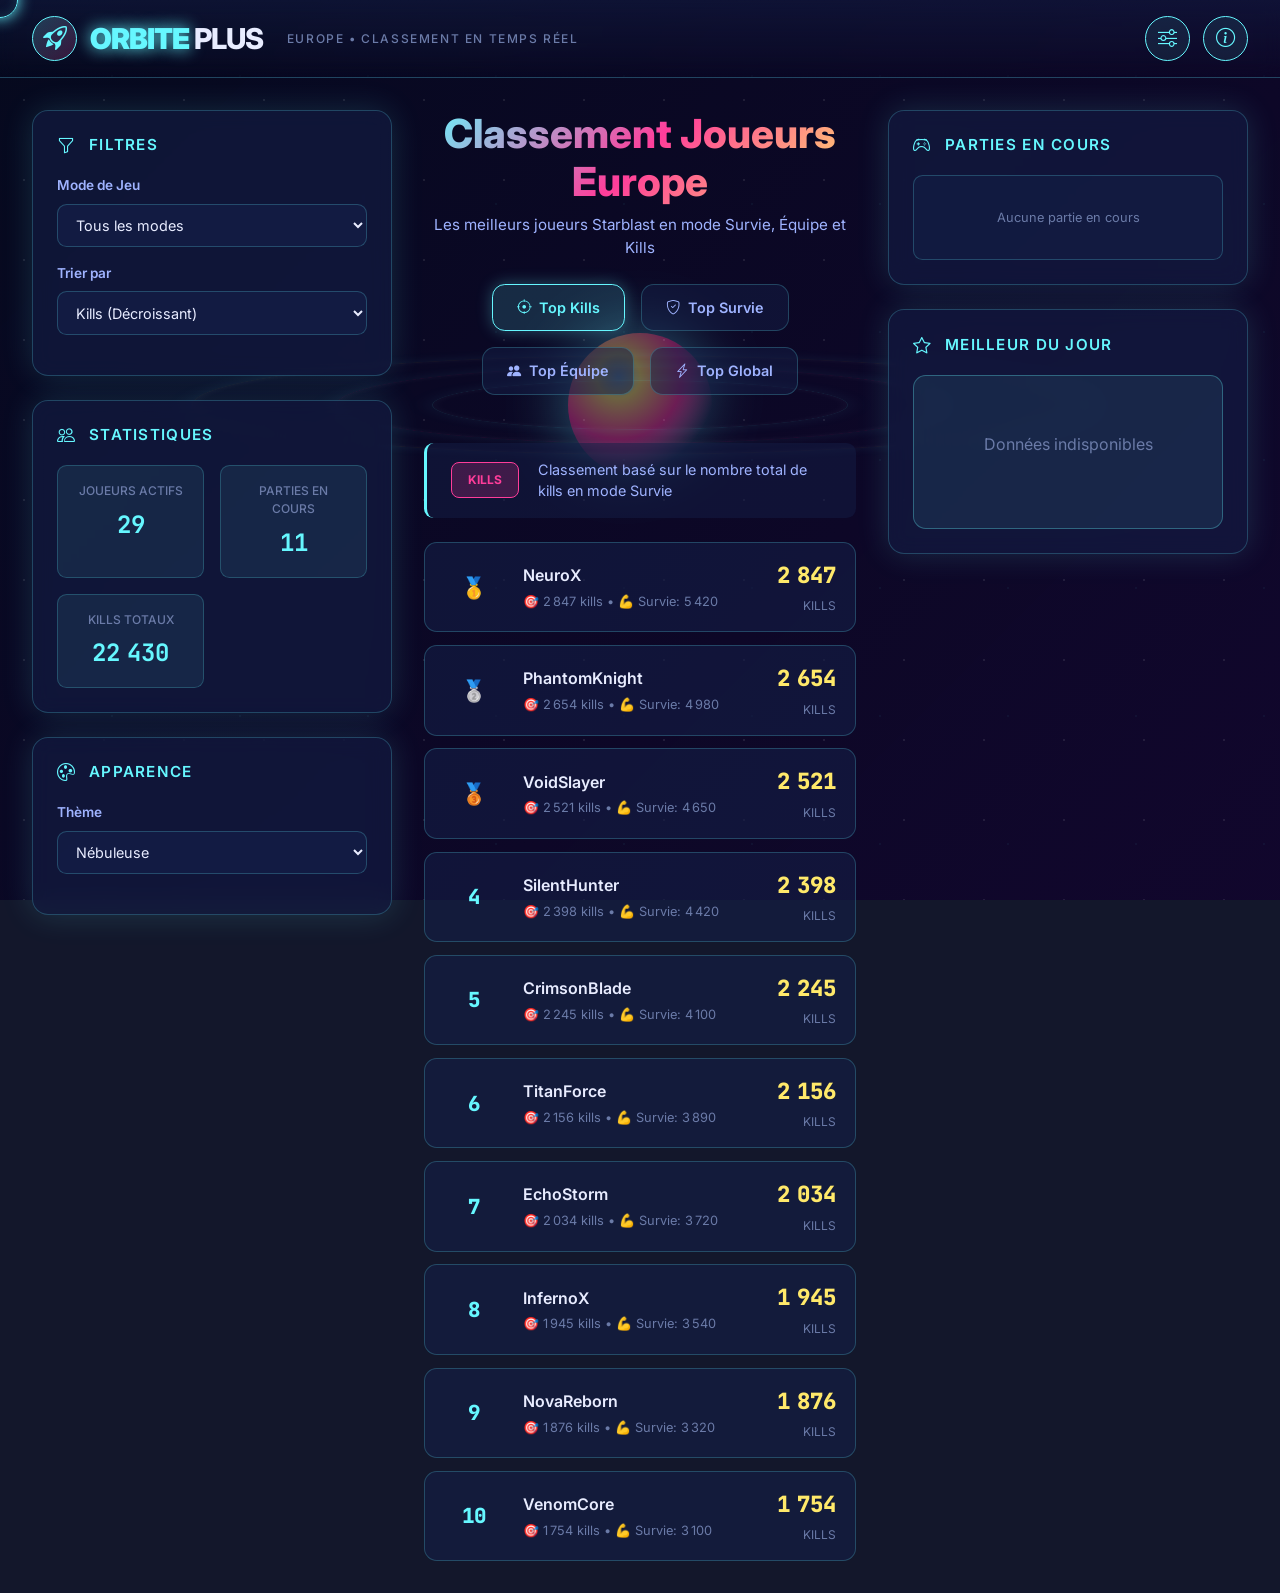
<file: index.html>
<!DOCTYPE html>
<html lang="fr">
<head>
    <meta charset="UTF-8">
    <meta name="viewport" content="width=device-width, initial-scale=1.0">
    <title>ORBITE PLUS - Classement Joueurs Europe</title>
    <meta name="description" content="Classement complet des meilleurs joueurs Starblast en Europe - Kills, Score Survie, Mode Équipe">
    <link rel="stylesheet" href="https://cdn.jsdelivr.net/npm/bootstrap@5.2.3/dist/css/bootstrap.min.css">
    <link rel="stylesheet" href="https://cdn.jsdelivr.net/npm/bootstrap-icons@1.10.5/font/bootstrap-icons.css">
    <link rel="stylesheet" href="./css/main.css">
    <link rel="icon" type="image/svg+xml" href="./img/orbite-plus-logo.svg">
</head>
<body>
    <!-- Fond animé Orbite -->
    <div class="orbite-space" aria-hidden="true">
        <div class="orbite-core"></div>
        <div class="orbite-ring orbite-ring-one"></div>
        <div class="orbite-ring orbite-ring-two"></div>
        <div class="orbite-ring orbite-ring-three"></div>
        <div class="orbite-starfield"></div>
    </div>
    <div class="orbite-cursor" id="orbiteCursor" aria-hidden="true"></div>

    <!-- Navigation -->
    <nav class="orbite-navbar">
        <div class="navbar-container">
            <div class="navbar-brand-section">
                <a href="#" class="navbar-brand">
                    <span class="brand-icon"><i class="bi bi-rocket-takeoff"></i></span>
                    <span class="brand-text"><b>ORBITE</b> PLUS</span>
                </a>
                <span class="navbar-subtitle">Europe • Classement en Temps Réel</span>
            </div>
            <div class="navbar-actions">
                <button class="btn-settings" id="btnSettings" title="Paramètres">
                    <i class="bi bi-sliders"></i>
                </button>
                <button class="btn-info" id="btnInfo" title="À propos">
                    <i class="bi bi-info-circle"></i>
                </button>
            </div>
        </div>
    </nav>

    <!-- Contenu principal -->
    <div class="orbite-container">
        <!-- Panneau de contrôle -->
        <aside class="control-panel">
            <div class="panel-section">
                <h3 class="section-title"><i class="bi bi-funnel"></i> Filtres</h3>
                <div class="filter-group">
                    <label for="filterMode" class="filter-label">Mode de Jeu</label>
                    <select id="filterMode" class="filter-select">
                        <option value="all">Tous les modes</option>
                        <option value="survival">Survie seulement</option>
                        <option value="team">Mode Équipe seulement</option>
                        <option value="kills">Kills seulement</option>
                    </select>
                </div>
                <div class="filter-group">
                    <label for="sortBy" class="filter-label">Trier par</label>
                    <select id="sortBy" class="filter-select">
                        <option value="kills">Kills (Décroissant)</option>
                        <option value="survivalScore">Score Survie (Décroissant)</option>
                        <option value="teamScore">Score Équipe (Décroissant)</option>
                        <option value="totalPoints">Points Totaux (Décroissant)</option>
                    </select>
                </div>
            </div>

            <div class="panel-section">
                <h3 class="section-title"><i class="bi bi-people"></i> Statistiques</h3>
                <div class="stats-grid">
                    <div class="stat-item">
                        <span class="stat-label">Joueurs Actifs</span>
                        <span class="stat-value" id="statActivePlayers">0</span>
                    </div>
                    <div class="stat-item">
                        <span class="stat-label">Parties En Cours</span>
                        <span class="stat-value" id="statActiveGames">0</span>
                    </div>
                    <div class="stat-item">
                        <span class="stat-label">Kills Totaux</span>
                        <span class="stat-value" id="statTotalKills">0</span>
                    </div>
                </div>
            </div>

            <div class="panel-section">
                <h3 class="section-title"><i class="bi bi-palette"></i> Apparence</h3>
                <div class="filter-group">
                    <label for="themeSelect" class="filter-label">Thème</label>
                    <select id="themeSelect" class="filter-select">
                        <option value="nebula">Nébuleuse</option>
                        <option value="eclipse">Éclipse</option>
                        <option value="solar">Solaire</option>
                        <option value="aurora">Aurore</option>
                    </select>
                </div>
            </div>
        </aside>

        <!-- Contenu principal -->
        <main class="main-content">
            <!-- En-tête avec onglets -->
            <div class="leaderboard-header">
                <h1 class="page-title">Classement Joueurs Europe</h1>
                <p class="page-subtitle">Les meilleurs joueurs Starblast en mode Survie, Équipe et Kills</p>
                <div class="tabs-container">
                    <button class="tab-btn active" data-tab="kills">
                        <i class="bi bi-crosshair"></i> Top Kills
                    </button>
                    <button class="tab-btn" data-tab="survival">
                        <i class="bi bi-shield-check"></i> Top Survie
                    </button>
                    <button class="tab-btn" data-tab="team">
                        <i class="bi bi-people-fill"></i> Top Équipe
                    </button>
                    <button class="tab-btn" data-tab="combined">
                        <i class="bi bi-lightning-charge"></i> Top Global
                    </button>
                </div>
            </div>

            <!-- Classements -->
            <div class="leaderboards-container">
                <!-- Top Kills -->
                <div class="leaderboard-panel active" id="tab-kills">
                    <div class="leaderboard-info">
                        <span class="info-badge kills-badge">KILLS</span>
                        <p class="info-text">Classement basé sur le nombre total de kills en mode Survie</p>
                    </div>
                    <div class="leaderboard-list" id="listKills">
                        <div class="leaderboard-row empty-state">
                            <p><i class="bi bi-hourglass-split"></i> Chargement des données...</p>
                        </div>
                    </div>
                </div>

                <!-- Top Survie (Score) -->
                <div class="leaderboard-panel" id="tab-survival">
                    <div class="leaderboard-info">
                        <span class="info-badge survival-badge">SURVIE</span>
                        <p class="info-text">Classement basé sur le score cumulé en mode Survie</p>
                    </div>
                    <div class="leaderboard-list" id="listSurvival">
                        <div class="leaderboard-row empty-state">
                            <p><i class="bi bi-hourglass-split"></i> Chargement des données...</p>
                        </div>
                    </div>
                </div>

                <!-- Top Mode Équipe -->
                <div class="leaderboard-panel" id="tab-team">
                    <div class="leaderboard-info">
                        <span class="info-badge team-badge">ÉQUIPE</span>
                        <p class="info-text">Classement basé sur le score cumulé en mode Équipe</p>
                    </div>
                    <div class="leaderboard-list" id="listTeam">
                        <div class="leaderboard-row empty-state">
                            <p><i class="bi bi-hourglass-split"></i> Chargement des données...</p>
                        </div>
                    </div>
                </div>

                <!-- Top Global -->
                <div class="leaderboard-panel" id="tab-combined">
                    <div class="leaderboard-info">
                        <span class="info-badge global-badge">GLOBAL</span>
                        <p class="info-text">Classement combiné de tous les modes - Points totaux</p>
                    </div>
                    <div class="leaderboard-list" id="listCombined">
                        <div class="leaderboard-row empty-state">
                            <p><i class="bi bi-hourglass-split"></i> Chargement des données...</p>
                        </div>
                    </div>
                </div>
            </div>

            <!-- Détails d'un joueur (optionnel) -->
            <div class="player-details" id="playerDetails" style="display: none;">
                <div class="player-details-header">
                    <button class="btn-back" id="btnBackToList">
                        <i class="bi bi-arrow-left"></i> Retour
                    </button>
                    <h2 id="playerName" class="player-name"></h2>
                </div>
                <div class="player-details-grid">
                    <div class="player-stat">
                        <span class="stat-title">Kills</span>
                        <span class="stat-number" id="playerKills">0</span>
                    </div>
                    <div class="player-stat">
                        <span class="stat-title">Score Survie</span>
                        <span class="stat-number" id="playerSurvival">0</span>
                    </div>
                    <div class="player-stat">
                        <span class="stat-title">Score Équipe</span>
                        <span class="stat-number" id="playerTeam">0</span>
                    </div>
                    <div class="player-stat">
                        <span class="stat-title">Points Totaux</span>
                        <span class="stat-number" id="playerTotal">0</span>
                    </div>
                </div>
            </div>
        </main>

        <!-- Panneau latéral (Parties en cours) -->
        <aside class="side-panel">
            <div class="panel-section">
                <h3 class="section-title"><i class="bi bi-controller"></i> Parties En Cours</h3>
                <div class="games-list" id="gamesList">
                    <div class="game-item empty">
                        <p>Aucune partie en cours</p>
                    </div>
                </div>
            </div>

            <div class="panel-section">
                <h3 class="section-title"><i class="bi bi-star"></i> Meilleur du Jour</h3>
                <div class="best-player-card" id="bestPlayerCard">
                    <div class="empty">
                        <p>Données indisponibles</p>
                    </div>
                </div>
            </div>
        </aside>
    </div>

    <!-- Modales -->
    <!-- Modal Paramètres -->
    <div class="modal fade" id="settingsModal" tabindex="-1">
        <div class="modal-dialog modal-dialog-centered">
            <div class="modal-content">
                <div class="modal-header">
                    <h5 class="modal-title">Paramètres</h5>
                    <button type="button" class="btn-close" data-bs-dismiss="modal"></button>
                </div>
                <div class="modal-body">
                    <div class="setting-item">
                        <label class="setting-label">
                            <input type="checkbox" id="notifNewRecord" class="setting-checkbox">
                            <span>Notifications des nouveaux records</span>
                        </label>
                    </div>
                    <div class="setting-item">
                        <label class="setting-label">
                            <input type="checkbox" id="notifFriends" class="setting-checkbox">
                            <span>Notifier mes amis dans le top 10</span>
                        </label>
                    </div>
                    <div class="setting-item">
                        <label class="setting-label">
                            <input type="checkbox" id="autoRefresh" class="setting-checkbox" checked>
                            <span>Actualisation automatique (30s)</span>
                        </label>
                    </div>
                </div>
            </div>
        </div>
    </div>

    <!-- Modal À Propos -->
    <div class="modal fade" id="aboutModal" tabindex="-1">
        <div class="modal-dialog modal-dialog-centered">
            <div class="modal-content">
                <div class="modal-header">
                    <h5 class="modal-title">À Propos</h5>
                    <button type="button" class="btn-close" data-bs-dismiss="modal"></button>
                </div>
                <div class="modal-body">
                    <h6>ORBITE PLUS v2.0</h6>
                    <p>Suivi en temps réel des meilleurs joueurs Starblast en Europe.</p>
                    <p><small>Dernière mise à jour: <span id="lastUpdate">--:--</span></small></p>
                    <hr>
                    <p><strong>Régions supportées:</strong> Europe uniquement</p>
                    <p><strong>Modes suivis:</strong> Survie, Mode Équipe, Kills</p>
                </div>
            </div>
        </div>
    </div>

    <script src="https://cdn.jsdelivr.net/npm/bootstrap@5.2.3/dist/js/bootstrap.bundle.min.js"></script>
    <script src="./js/ui.js"></script>
</body>
</html>
</file>
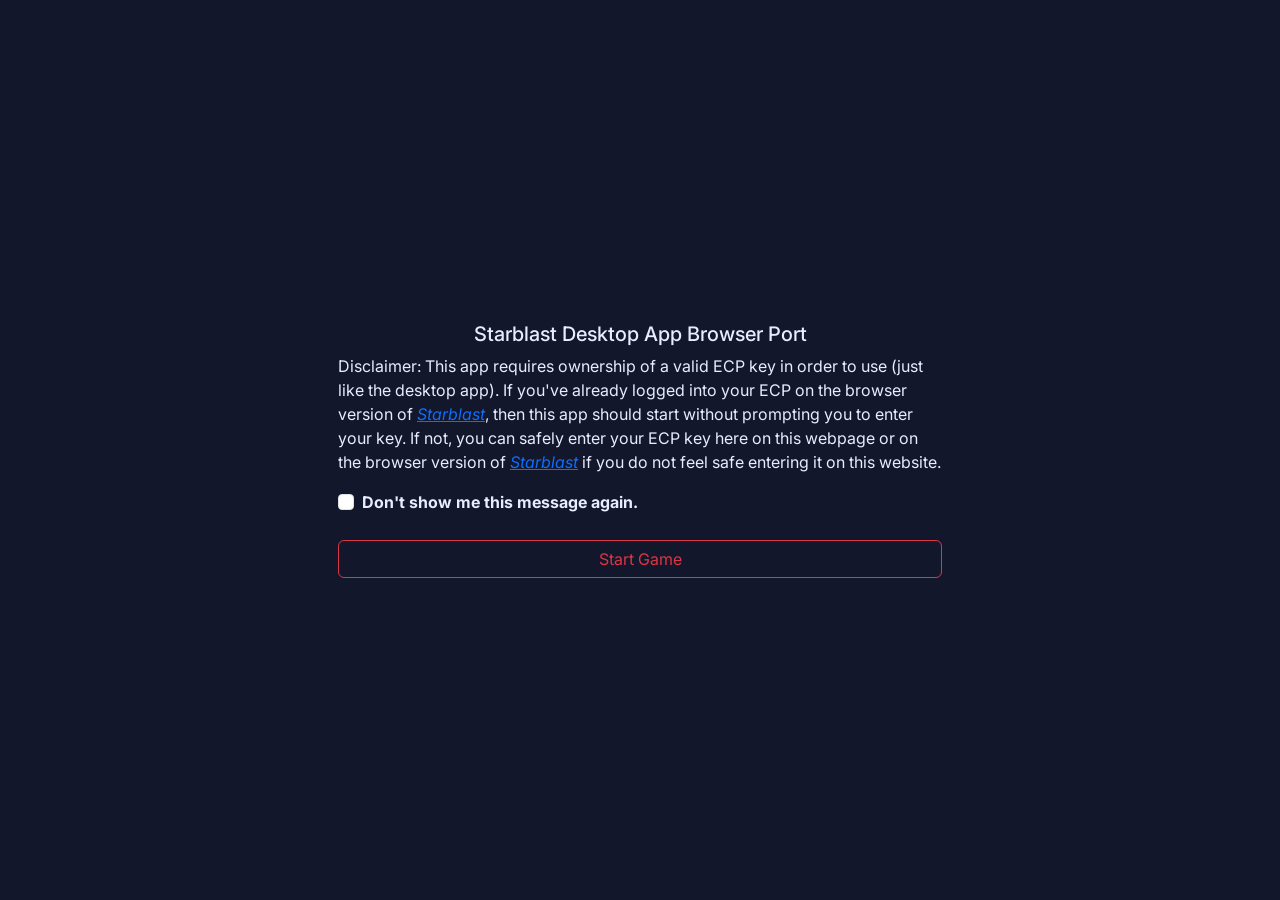
<file: app.html>
<!DOCTYPE html>
<html lang="en">

<head>
    <meta charset="UTF-8">
    <title>Starblast</title>
    <link href="https://cdn.jsdelivr.net/npm/bootstrap@5.3.1/dist/css/bootstrap.min.css" rel="stylesheet" integrity="sha384-4bw+/aepP/YC94hEpVNVgiZdgIC5+VKNBQNGCHeKRQN+PtmoHDEXuppvnDJzQIu9" crossorigin="anonymous">
    <script src="https://cdn.jsdelivr.net/npm/bootstrap@5.3.1/dist/js/bootstrap.bundle.min.js" integrity="sha384-HwwvtgBNo3bZJJLYd8oVXjrBZt8cqVSpeBNS5n7C8IVInixGAoxmnlMuBnhbgrkm" crossorigin="anonymous"></script>
    <link rel="stylesheet" href="./css/main.css">
    <style>
        html, body {
            width: 100%;
            height: 100%;
            margin: 0;
            overflow: hidden;
        }
        #gameframe {
            border: 0;
            height: 100%;
            width: 100%;
        }
    </style>
    <script>
        let startApp = function(steam) {
            if (steam) {
                document.body.innerHTML = '<iframe id="gameframe" src="https://starblast.io/app.html?steam" sandbox="allow-scripts allow-same-origin allow-forms allow-downloads"></iframe>';
            } else {
                document.body.innerHTML = '<iframe id="gameframe" src="https://starblast.io/app.html?ecp" sandbox="allow-scripts allow-same-origin allow-forms allow-downloads"></iframe>';
            }
        }
        let sendGameMessage = function(data) {
            return document.getElementById("gameframe").contentWindow.postMessage(JSON.stringify(data), "*");
        }
        let ipcRenderer = {
            send: function(message) {
                console.log(message);
                if (message.data === "game_loading" && window.steam) {
                    sendGameMessage({
                        name: "steam_info",
                        data: ""
                    });
                }
                if (message.data === "quit") {
                    window.location.href = ".";
                }
                if (message.data === "toggle_fullscreen") {
                    document.body.requestFullscreen();
                }
            }
        }
        window.steam = false;
        window.addEventListener("message", ipcRenderer.send);
        window.onload = () => {
            if (window.localStorage.getItem("disclaimerDontShow") === "true") {
                startApp(window.steam);
            }
        }
    </script>
    
</head>

<body>
<div class="d-flex flex-column min-vh-100 justify-content-center align-items-center">
    <div style="max-width: 40rem; padding-left: 2vh; padding-right: 2vh">
        <h5 class="text-center">Starblast Desktop App Browser Port</h5>
        <p>Disclaimer: This app requires ownership of a valid ECP key in order to use (just like the desktop app). If
            you've already logged into your ECP on the browser version of <a href="https://starblast.io" class="link"><i>Starblast</i></a>,
            then this app should start without prompting you to enter your key. If not, you can safely enter your ECP key
            here on this webpage or on the browser version of <a href="https://starblast.io" class="link"><i>Starblast</i></a> if you do not
            feel safe entering it on this website.</p>
        <div class="form-check">
            <input class="form-check-input" type="checkbox" value="" id="dontShowInput">
            <label class="form-check-label" for="dontShowInput">
                <b>Don't show me this message again.</b>
            </label>
        </div>
        <br>
        <button class="btn btn-outline-danger w-100" id="startButton">Start Game</button>
        <script>
            document.getElementById("startButton").onclick = () => {
                if (document.getElementById("dontShowInput").checked) {
                    window.localStorage.setItem("disclaimerDontShow", "true");
                }
                startApp(window.steam);
            }
        </script>
    </div>
</div>
</body>

</html>
</file>
<file: css/main.css>
/* ============ VARIABLESFONTES ============ */
@import url('https://fonts.googleapis.com/css2?family=Inter:wght@400;500;600;700;800&family=JetBrains+Mono:wght@400;600&display=swap');

:root {
    --primary-accent: #66f7ff;
    --accent-pink: #ff3d9a;
    --accent-yellow: #ffe96a;
    --accent-green: #66ff99;
    
    --bg-primary: rgba(5, 9, 30, 0.94);
    --bg-secondary: rgba(18, 5, 45, 0.9);
    --bg-tertiary: rgba(10, 20, 50, 0.8);
    --bg-card: rgba(20, 30, 70, 0.6);
    
    --text-primary: #e8ecff;
    --text-secondary: #9fb3ff;
    --text-muted: #6b7ba8;
    
    --border-color: rgba(102, 247, 255, 0.22);
    --glow-color: rgba(102, 247, 255, 0.15);
    
    --transition: all 0.3s ease;
}

/* ============ THÈMES ALTERNATIFS ============ */
body[data-theme="eclipse"] {
    --primary-accent: #c7b7ff;
    --accent-pink: #f05d5e;
    --accent-yellow: #fff2ae;
    --bg-primary: rgba(4, 5, 12, 0.96);
    --bg-secondary: rgba(34, 12, 24, 0.92);
    --glow-color: rgba(240, 93, 94, 0.15);
}

body[data-theme="solar"] {
    --primary-accent: #42f6d7;
    --accent-pink: #ffb33f;
    --accent-yellow: #ffef7a;
    --bg-primary: rgba(7, 20, 28, 0.95);
    --bg-secondary: rgba(58, 28, 10, 0.9);
    --glow-color: rgba(255, 179, 63, 0.15);
}

body[data-theme="aurora"] {
    --primary-accent: #8effa8;
    --accent-pink: #72a7ff;
    --accent-yellow: #ff8df3;
    --bg-primary: rgba(6, 18, 22, 0.95);
    --bg-secondary: rgba(16, 32, 54, 0.92);
    --glow-color: rgba(142, 255, 168, 0.12);
}

/* ============ RESET & BASE ============ */
* {
    margin: 0;
    padding: 0;
    box-sizing: border-box;
}

html {
    scroll-behavior: smooth;
}

body {
    font-family: 'Inter', sans-serif;
    color: var(--text-primary);
    background: var(--bg-primary);
    min-height: 100vh;
    cursor: none;
    position: relative;
    overflow-x: hidden;
}

/* ============ FOND ANIMÉ ============ */
.orbite-space {
    position: fixed;
    inset: 0;
    z-index: 0;
    overflow: hidden;
    pointer-events: none;
    background: linear-gradient(135deg, var(--bg-primary), var(--bg-secondary));
}

.orbite-core {
    position: absolute;
    left: 50%;
    top: 45%;
    width: 9rem;
    aspect-ratio: 1;
    border-radius: 50%;
    translate: -50% -50%;
    background: radial-gradient(circle at 35% 30%, rgba(255, 255, 255, 0.4), var(--accent-yellow) 16%, var(--accent-pink) 46%, transparent 72%);
    filter: blur(0.2px) drop-shadow(0 0 2rem var(--primary-accent));
    opacity: 0.4;
    animation: orbiteCore 8s ease-in-out infinite;
}

.orbite-ring {
    position: absolute;
    left: 50%;
    top: 45%;
    border: 1px solid rgba(102, 247, 255, 0.1);
    border-radius: 50%;
    translate: -50% -50%;
    transform: rotateX(70deg) rotateZ(0deg);
    box-shadow: 0 0 2rem rgba(102, 247, 255, 0.08), inset 0 0 1rem rgba(255, 255, 255, 0.05);
}

.orbite-ring-one {
    width: 26rem;
    height: 9rem;
    animation: orbiteSpin 11s linear infinite;
}

.orbite-ring-two {
    width: 38rem;
    height: 14rem;
    border-color: rgba(255, 61, 154, 0.08);
    animation: orbiteSpin 17s linear infinite reverse;
}

.orbite-ring-three {
    width: 56rem;
    height: 18rem;
    border-color: rgba(255, 233, 106, 0.06);
    animation: orbiteSpin 25s linear infinite;
}

.orbite-starfield {
    position: absolute;
    inset: -20%;
    background-image:
        radial-gradient(circle, rgba(255, 255, 255, 0.6) 0 1px, transparent 1px),
        radial-gradient(circle, rgba(102, 247, 255, 0.3) 0 1px, transparent 1px);
    background-position: 0 0, 3rem 4rem;
    background-size: 5rem 5rem, 8rem 8rem;
    opacity: 0.15;
    animation: orbiteDrift 42s linear infinite;
}

/* ============ CURSEUR PERSONNALISÉ ============ */
.orbite-cursor {
    position: fixed;
    left: -18px;
    top: -18px;
    z-index: 9999;
    width: 36px;
    height: 36px;
    border: 1px solid var(--primary-accent);
    border-radius: 50%;
    pointer-events: none;
    box-shadow: 0 0 0.9rem var(--primary-accent), inset 0 0 0.7rem var(--glow-color);
    animation: cursorPulse 2s ease-in-out infinite;
}

@media (pointer: coarse) {
    body { cursor: auto; }
    .orbite-cursor { display: none; }
}

/* ============ NAVIGATION ============ */
.orbite-navbar {
    position: relative;
    z-index: 100;
    backdrop-filter: blur(10px);
    border-bottom: 1px solid var(--border-color);
    background: linear-gradient(180deg, rgba(20, 30, 70, 0.5) 0%, transparent 100%);
    padding: 1rem 2rem;
    margin-bottom: 2rem;
}

.navbar-container {
    display: flex;
    justify-content: space-between;
    align-items: center;
    max-width: 1600px;
    margin: 0 auto;
    gap: 2rem;
}

.navbar-brand-section {
    display: flex;
    align-items: center;
    gap: 1.5rem;
}

.navbar-brand {
    display: flex;
    align-items: center;
    gap: 0.8rem;
    text-decoration: none;
    color: var(--text-primary);
    font-size: 1.8rem;
    font-weight: 800;
    letter-spacing: -1px;
}

.navbar-brand b {
    color: var(--primary-accent);
    text-shadow: 0 0 1rem var(--primary-accent);
}

.brand-icon {
    display: inline-flex;
    align-items: center;
    justify-content: center;
    width: 45px;
    height: 45px;
    background: linear-gradient(135deg, rgba(102, 247, 255, 0.2), rgba(255, 61, 154, 0.2));
    border: 1px solid var(--primary-accent);
    border-radius: 50%;
    font-size: 1.5rem;
    color: var(--primary-accent);
}

.navbar-subtitle {
    display: flex;
    flex-direction: column;
    font-size: 0.75rem;
    color: var(--text-muted);
    font-weight: 500;
    letter-spacing: 0.1rem;
    text-transform: uppercase;
}

.navbar-actions {
    display: flex;
    gap: 0.8rem;
}

.btn-settings,
.btn-info {
    display: inline-flex;
    align-items: center;
    justify-content: center;
    width: 45px;
    height: 45px;
    border: 1px solid var(--primary-accent);
    border-radius: 50%;
    background: rgba(102, 247, 255, 0.08);
    color: var(--primary-accent);
    font-size: 1.2rem;
    cursor: pointer;
    transition: var(--transition);
}

.btn-settings:hover,
.btn-info:hover {
    background: rgba(102, 247, 255, 0.15);
    transform: scale(1.1);
    box-shadow: 0 0 1rem var(--glow-color);
}

/* ============ LAYOUT PRINCIPAL ============ */
.orbite-container {
    display: grid;
    grid-template-columns: 1fr 1.2fr 1fr;
    gap: 2rem;
    max-width: 1600px;
    margin: 0 auto;
    padding: 0 2rem 2rem;
    position: relative;
    z-index: 2;
}

/* ============ PANNEAUX LATÉRAUX ============ */
.control-panel,
.side-panel {
    display: flex;
    flex-direction: column;
    gap: 1.5rem;
}

.panel-section {
    backdrop-filter: blur(10px);
    border: 1px solid var(--border-color);
    border-radius: 1rem;
    padding: 1.5rem;
    background: var(--bg-card);
    box-shadow: 0 0 2rem var(--glow-color);
    transition: var(--transition);
}

.panel-section:hover {
    border-color: rgba(102, 247, 255, 0.4);
    box-shadow: 0 0 3rem rgba(102, 247, 255, 0.15);
}

.section-title {
    display: flex;
    align-items: center;
    gap: 0.8rem;
    font-size: 0.95rem;
    font-weight: 600;
    color: var(--primary-accent);
    margin-bottom: 1.2rem;
    text-transform: uppercase;
    letter-spacing: 0.08rem;
}

.section-title i {
    font-size: 1.1rem;
}

/* ============ FILTRES ============ */
.filter-group {
    margin-bottom: 1rem;
}

.filter-label {
    display: block;
    font-size: 0.85rem;
    color: var(--text-secondary);
    margin-bottom: 0.5rem;
    font-weight: 600;
}

.filter-select {
    width: 100%;
    padding: 0.7rem 0.9rem;
    border: 1px solid var(--border-color);
    border-radius: 0.6rem;
    background: rgba(20, 30, 70, 0.8);
    color: var(--text-primary);
    font-size: 0.9rem;
    cursor: pointer;
    transition: var(--transition);
}

.filter-select:hover,
.filter-select:focus {
    border-color: var(--primary-accent);
    box-shadow: 0 0 0.8rem rgba(102, 247, 255, 0.2);
    outline: none;
}

/* ============ STATISTIQUES ============ */
.stats-grid {
    display: grid;
    grid-template-columns: repeat(2, 1fr);
    gap: 1rem;
}

.stat-item {
    display: flex;
    flex-direction: column;
    gap: 0.4rem;
    padding: 1rem;
    background: rgba(102, 247, 255, 0.08);
    border: 1px solid rgba(102, 247, 255, 0.2);
    border-radius: 0.6rem;
    text-align: center;
}

.stat-label {
    font-size: 0.75rem;
    color: var(--text-muted);
    font-weight: 500;
    text-transform: uppercase;
}

.stat-value {
    font-size: 1.5rem;
    color: var(--primary-accent);
    font-weight: 700;
    font-family: 'JetBrains Mono', monospace;
}

/* ============ CONTENU PRINCIPAL ============ */
.main-content {
    display: flex;
    flex-direction: column;
    gap: 2rem;
}

.leaderboard-header {
    text-align: center;
    margin-bottom: 1rem;
}

.page-title {
    font-size: 2.5rem;
    font-weight: 800;
    margin-bottom: 0.5rem;
    background: linear-gradient(135deg, var(--primary-accent) 0%, var(--accent-pink) 50%, var(--accent-yellow) 100%);
    -webkit-background-clip: text;
    -webkit-text-fill-color: transparent;
    background-clip: text;
}

.page-subtitle {
    color: var(--text-secondary);
    font-size: 0.95rem;
    margin-bottom: 1.5rem;
}

.tabs-container {
    display: flex;
    gap: 1rem;
    justify-content: center;
    flex-wrap: wrap;
}

.tab-btn {
    display: flex;
    align-items: center;
    gap: 0.5rem;
    padding: 0.75rem 1.5rem;
    border: 1px solid var(--border-color);
    border-radius: 0.8rem;
    background: rgba(20, 30, 70, 0.5);
    color: var(--text-secondary);
    font-size: 0.9rem;
    font-weight: 600;
    cursor: pointer;
    transition: var(--transition);
}

.tab-btn:hover {
    border-color: var(--primary-accent);
    color: var(--primary-accent);
}

.tab-btn.active {
    border-color: var(--primary-accent);
    background: rgba(102, 247, 255, 0.15);
    color: var(--primary-accent);
    box-shadow: 0 0 1rem rgba(102, 247, 255, 0.3);
}

/* ============ LEADERBOARDS ============ */
.leaderboards-container {
    position: relative;
}

.leaderboard-panel {
    display: none;
    animation: fadeIn 0.3s ease;
}

.leaderboard-panel.active {
    display: block;
}

.leaderboard-info {
    display: flex;
    align-items: center;
    gap: 1.2rem;
    margin-bottom: 1.5rem;
    padding: 1rem 1.5rem;
    background: rgba(20, 30, 70, 0.5);
    border-left: 3px solid var(--primary-accent);
    border-radius: 0.6rem;
}

.info-badge {
    display: inline-block;
    padding: 0.5rem 1rem;
    border-radius: 0.5rem;
    font-size: 0.75rem;
    font-weight: 700;
    text-transform: uppercase;
    white-space: nowrap;
}

.kills-badge {
    background: rgba(255, 61, 154, 0.2);
    color: var(--accent-pink);
    border: 1px solid var(--accent-pink);
}

.survival-badge {
    background: rgba(102, 247, 255, 0.2);
    color: var(--primary-accent);
    border: 1px solid var(--primary-accent);
}

.team-badge {
    background: rgba(102, 255, 153, 0.2);
    color: var(--accent-green);
    border: 1px solid var(--accent-green);
}

.global-badge {
    background: rgba(255, 233, 106, 0.2);
    color: var(--accent-yellow);
    border: 1px solid var(--accent-yellow);
}

.info-text {
    color: var(--text-secondary);
    font-size: 0.9rem;
    margin: 0;
}

.leaderboard-list {
    display: grid;
    gap: 0.8rem;
}

.leaderboard-row {
    display: grid;
    grid-template-columns: 60px 1fr auto;
    align-items: center;
    gap: 1.2rem;
    padding: 1rem 1.2rem;
    border: 1px solid var(--border-color);
    border-radius: 0.8rem;
    background: rgba(20, 30, 70, 0.6);
    transition: var(--transition);
    cursor: pointer;
}

.leaderboard-row:hover:not(.empty-state) {
    border-color: var(--primary-accent);
    background: rgba(20, 30, 70, 0.8);
    transform: translateX(4px);
    box-shadow: 0 0 1.5rem rgba(102, 247, 255, 0.15);
}

.leaderboard-row.empty-state {
    text-align: center;
    color: var(--text-muted);
    padding: 3rem 1.2rem;
    cursor: default;
}

.leaderboard-row.empty-state:hover {
    border-color: var(--border-color);
    background: rgba(20, 30, 70, 0.6);
    transform: none;
    box-shadow: none;
}

.rank-position {
    font-size: 1.3rem;
    font-weight: 800;
    color: var(--primary-accent);
    text-align: center;
    font-family: 'JetBrains Mono', monospace;
    min-width: 50px;
}

.rank-position.gold { color: #ffd700; }
.rank-position.silver { color: #c0c0c0; }
.rank-position.bronze { color: #cd7f32; }

.rank-info {
    display: flex;
    flex-direction: column;
    gap: 0.3rem;
    min-width: 0;
}

.rank-name {
    font-weight: 600;
    color: var(--text-primary);
    white-space: nowrap;
    overflow: hidden;
    text-overflow: ellipsis;
}

.rank-subtitle {
    font-size: 0.8rem;
    color: var(--text-muted);
}

.rank-score {
    display: flex;
    flex-direction: column;
    align-items: flex-end;
    gap: 0.3rem;
}

.rank-value {
    font-size: 1.4rem;
    font-weight: 800;
    color: var(--accent-yellow);
    font-family: 'JetBrains Mono', monospace;
}

.rank-label {
    font-size: 0.75rem;
    color: var(--text-muted);
    text-transform: uppercase;
}

/* ============ DÉTAILS JOUEUR ============ */
.player-details {
    backdrop-filter: blur(10px);
    border: 1px solid var(--border-color);
    border-radius: 1rem;
    padding: 2rem;
    background: var(--bg-card);
    box-shadow: 0 0 2rem var(--glow-color);
}

.player-details-header {
    display: flex;
    align-items: center;
    gap: 1.5rem;
    margin-bottom: 2rem;
}

.btn-back {
    display: inline-flex;
    align-items: center;
    gap: 0.5rem;
    padding: 0.7rem 1.2rem;
    border: 1px solid var(--primary-accent);
    border-radius: 0.6rem;
    background: transparent;
    color: var(--primary-accent);
    font-size: 0.9rem;
    font-weight: 600;
    cursor: pointer;
    transition: var(--transition);
}

.btn-back:hover {
    background: rgba(102, 247, 255, 0.1);
    box-shadow: 0 0 1rem rgba(102, 247, 255, 0.2);
}

.player-name {
    font-size: 1.8rem;
    font-weight: 700;
    color: var(--text-primary);
    margin: 0;
}

.player-details-grid {
    display: grid;
    grid-template-columns: repeat(auto-fit, minmax(150px, 1fr));
    gap: 1.5rem;
}

.player-stat {
    display: flex;
    flex-direction: column;
    gap: 0.5rem;
    padding: 1.2rem;
    background: rgba(102, 247, 255, 0.08);
    border: 1px solid rgba(102, 247, 255, 0.2);
    border-radius: 0.8rem;
    text-align: center;
}

.stat-title {
    font-size: 0.8rem;
    color: var(--text-muted);
    font-weight: 600;
    text-transform: uppercase;
}

.stat-number {
    font-size: 2rem;
    font-weight: 800;
    color: var(--primary-accent);
    font-family: 'JetBrains Mono', monospace;
}

/* ============ PANNEAU LATÉRAL DROIT ============ */
.games-list,
.best-player-card {
    display: flex;
    flex-direction: column;
    gap: 0.8rem;
}

.game-item {
    padding: 1rem;
    background: rgba(20, 30, 70, 0.6);
    border: 1px solid var(--border-color);
    border-radius: 0.6rem;
    transition: var(--transition);
}

.game-item:hover:not(.empty) {
    border-color: var(--primary-accent);
    background: rgba(20, 30, 70, 0.8);
}

.game-item.empty,
.best-player-card .empty {
    text-align: center;
    color: var(--text-muted);
    padding: 2rem 1rem;
}

.game-item h4 {
    font-size: 0.95rem;
    color: var(--text-primary);
    margin-bottom: 0.5rem;
}

.game-item p {
    font-size: 0.8rem;
    color: var(--text-muted);
    margin: 0;
}

.best-player-card {
    padding: 1.5rem;
    background: rgba(102, 247, 255, 0.08);
    border: 1px solid rgba(102, 247, 255, 0.3);
    border-radius: 0.8rem;
}

.best-player-info {
    display: grid;
    gap: 1rem;
}

.best-player-name {
    font-size: 1.2rem;
    font-weight: 700;
    color: var(--accent-yellow);
}

.best-player-stat {
    display: grid;
    grid-template-columns: 1fr auto;
    gap: 0.8rem;
    font-size: 0.9rem;
}

/* ============ MODALES ============ */
.modal-content {
    backdrop-filter: blur(10px);
    border: 1px solid var(--border-color);
    background: linear-gradient(135deg, rgba(20, 30, 70, 0.9) 0%, rgba(18, 5, 45, 0.9) 100%);
    box-shadow: 0 0 3rem var(--glow-color);
}

.modal-header {
    border-bottom: 1px solid var(--border-color);
}

.modal-title {
    font-weight: 700;
    color: var(--text-primary);
}

.btn-close {
    filter: invert(1);
}

.setting-item {
    margin-bottom: 1rem;
}

.setting-label {
    display: flex;
    align-items: center;
    gap: 0.8rem;
    cursor: pointer;
    font-size: 0.95rem;
}

.setting-checkbox {
    width: 18px;
    height: 18px;
    cursor: pointer;
    accent-color: var(--primary-accent);
}

/* ============ ANIMATIONS ============ */
@keyframes fadeIn {
    from {
        opacity: 0;
        transform: translateY(10px);
    }
    to {
        opacity: 1;
        transform: translateY(0);
    }
}

@keyframes orbiteSpin {
    from { transform: rotateX(70deg) rotateZ(0deg); }
    to { transform: rotateX(70deg) rotateZ(360deg); }
}

@keyframes orbiteCore {
    0%, 100% { scale: 1; opacity: 0.4; }
    50% { scale: 1.1; opacity: 0.5; }
}

@keyframes orbiteDrift {
    from { transform: translate3d(0, 0, 0); }
    to { transform: translate3d(8rem, 5rem, 0); }
}

@keyframes cursorPulse {
    0%, 100% { scale: 1; }
    50% { scale: 1.2; }
}

/* ============ RESPONSIVE ============ */
@media (max-width: 1200px) {
    .orbite-container {
        grid-template-columns: 1fr;
        gap: 1.5rem;
    }

    .control-panel,
    .side-panel {
        display: grid;
        grid-template-columns: repeat(2, 1fr);
        gap: 1.5rem;
    }

    .panel-section {
        grid-column: span 1;
    }
}

@media (max-width: 768px) {
    .orbite-navbar {
        padding: 1rem;
        margin-bottom: 1rem;
    }

    .navbar-container {
        flex-direction: column;
        padding: 0;
    }

    .navbar-subtitle {
        display: none;
    }

    .orbite-container {
        padding: 0 1rem 1rem;
        gap: 1rem;
    }

    .control-panel,
    .side-panel {
        display: grid;
        grid-template-columns: 1fr;
    }

    .stats-grid {
        grid-template-columns: 1fr;
    }

    .page-title {
        font-size: 1.8rem;
    }

    .tabs-container {
        gap: 0.5rem;
    }

    .tab-btn {
        padding: 0.6rem 1rem;
        font-size: 0.8rem;
    }

    .leaderboard-row {
        grid-template-columns: 50px 1fr auto;
        gap: 0.8rem;
        padding: 0.8rem 1rem;
    }

    .rank-value {
        font-size: 1.1rem;
    }

    .rank-position {
        font-size: 1.1rem;
        min-width: 45px;
    }
}

@media (max-width: 480px) {
    .navbar-brand {
        font-size: 1.3rem;
    }

    .brand-icon {
        width: 35px;
        height: 35px;
        font-size: 1.1rem;
    }

    .btn-settings,
    .btn-info {
        width: 40px;
        height: 40px;
        font-size: 1rem;
    }

    .page-title {
        font-size: 1.4rem;
    }

    .page-subtitle {
        font-size: 0.85rem;
    }

    .tab-btn {
        padding: 0.5rem 0.8rem;
        font-size: 0.75rem;
    }

    .leaderboard-row {
        grid-template-columns: 45px 1fr auto;
        gap: 0.6rem;
        padding: 0.6rem 0.8rem;
    }

    .rank-position {
        font-size: 0.95rem;
    }

    .rank-name {
        font-size: 0.9rem;
    }

    .rank-value {
        font-size: 0.95rem;
    }
}
</file>
